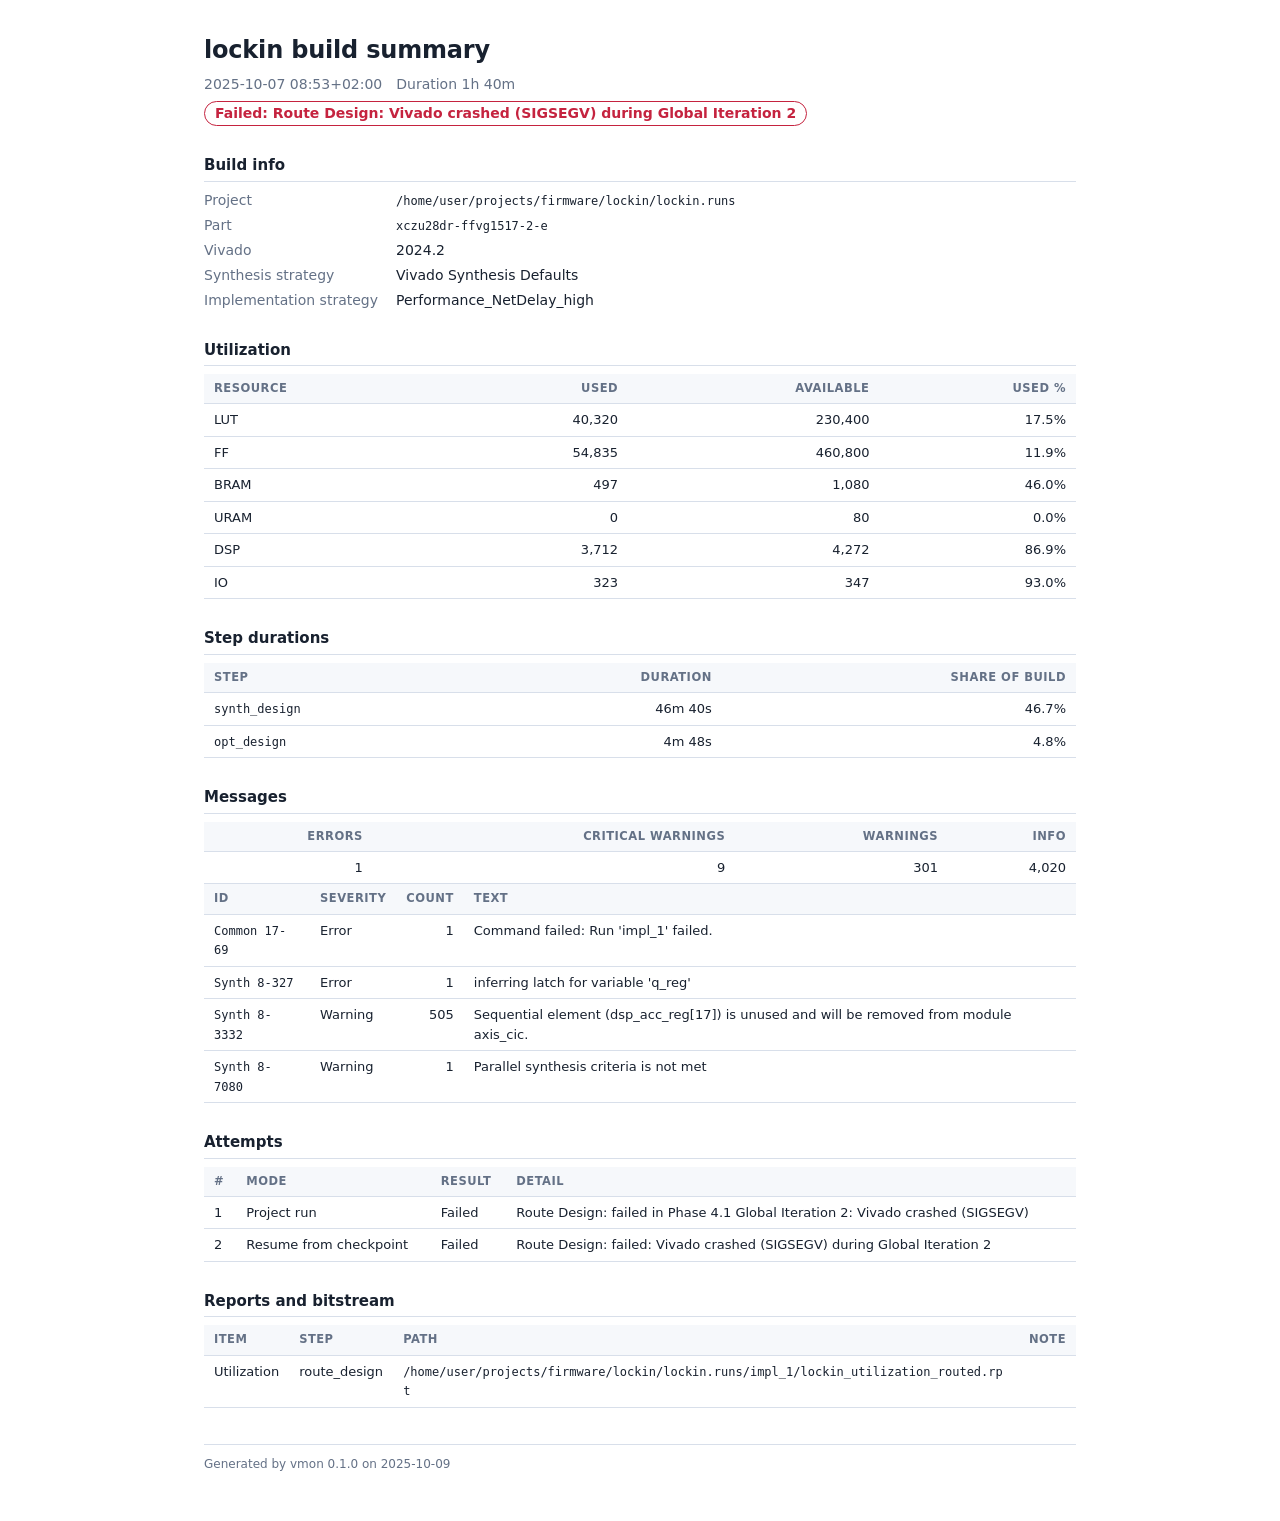
<file: vmon/static/mock/summary_lk01_1759820000.html>
<!doctype html>
<html lang="en"><head><meta charset="utf-8"><meta name="viewport" content="width=device-width,initial-scale=1"><title>lockin build summary</title><style>
:root{--bg:#fff;--text:#18212f;--muted:#647186;--border:#d8dfea;--soft:#f6f8fb;--accent:#2d6cdf;--ok:#00783d;--err:#c5233f;--crit:#af4900;--warn:#8c6000;--mono:ui-monospace,"SF Mono",Menlo,Consolas,"DejaVu Sans Mono",monospace}
*{box-sizing:border-box}
body{margin:0;background:var(--bg);color:var(--text);font:14px/1.5 system-ui,-apple-system,"Segoe UI",Roboto,"Helvetica Neue",Arial,sans-serif}
main{max-width:920px;margin:0 auto;padding:32px 24px 48px}
h1{font-size:24px;margin:0 0 6px;letter-spacing:-.2px}
h2{font-size:15px;margin:28px 0 8px;padding-bottom:4px;border-bottom:1px solid var(--border);break-after:avoid}
.lede{display:flex;flex-wrap:wrap;gap:6px 14px;color:var(--muted);margin:0}
.badge{font-weight:700;padding:1px 10px;border-radius:99px;border:1px solid currentColor}
.ok{color:var(--ok)}.err{color:var(--err)}.crit{color:var(--crit)}.warn{color:var(--warn)}.muted{color:var(--muted)}
dl{display:grid;grid-template-columns:max-content 1fr;gap:4px 18px;margin:0}
dt{color:var(--muted)}dd{margin:0;overflow-wrap:anywhere}
table{width:100%;border-collapse:collapse;font-size:13px}
th{text-align:left;font-size:11.5px;text-transform:uppercase;letter-spacing:.5px;color:var(--muted);background:var(--soft)}
th,td{padding:6px 10px;border-bottom:1px solid var(--border);vertical-align:top}
tr{break-inside:avoid}
.r{text-align:right;font-variant-numeric:tabular-nums}
code{font-family:var(--mono);font-size:12px;overflow-wrap:anywhere}
.note{color:var(--muted);font-style:italic;margin:6px 0 0}
footer{margin-top:36px;padding-top:10px;border-top:1px solid var(--border);color:var(--muted);font-size:12px}
@media(max-width:600px){main{padding:20px 16px}}
@media print{main{max-width:none;padding:0}h2{margin-top:20px}a{color:inherit}}
</style></head><body><main>
<h1>lockin build summary</h1>
<p class="lede"><span>2025-10-07 08:53+02:00</span><span>Duration 1h 40m</span><span class="badge err">Failed: Route Design: Vivado crashed (SIGSEGV) during Global Iteration 2</span></p>
<h2>Build info</h2>
<dl><dt>Project</dt><dd><code>/home/user/projects/firmware/lockin/lockin.runs</code></dd><dt>Part</dt><dd><code>xczu28dr-ffvg1517-2-e</code></dd><dt>Vivado</dt><dd>2024.2</dd><dt>Synthesis strategy</dt><dd>Vivado Synthesis Defaults</dd><dt>Implementation strategy</dt><dd>Performance_NetDelay_high</dd></dl>
<h2>Utilization</h2>
<table><thead><tr><th>Resource</th><th class="r">Used</th><th class="r">Available</th><th class="r">Used %</th></tr></thead><tbody><tr><td>LUT</td><td class="r">40,320</td><td class="r">230,400</td><td class="r">17.5%</td></tr><tr><td>FF</td><td class="r">54,835</td><td class="r">460,800</td><td class="r">11.9%</td></tr><tr><td>BRAM</td><td class="r">497</td><td class="r">1,080</td><td class="r">46.0%</td></tr><tr><td>URAM</td><td class="r">0</td><td class="r">80</td><td class="r">0.0%</td></tr><tr><td>DSP</td><td class="r">3,712</td><td class="r">4,272</td><td class="r">86.9%</td></tr><tr><td>IO</td><td class="r">323</td><td class="r">347</td><td class="r">93.0%</td></tr></tbody></table>
<h2>Step durations</h2>
<table><thead><tr><th>Step</th><th class="r">Duration</th><th class="r">Share of build</th></tr></thead><tbody><tr><td><code>synth_design</code></td><td class="r">46m 40s</td><td class="r">46.7%</td></tr><tr><td><code>opt_design</code></td><td class="r">4m 48s</td><td class="r">4.8%</td></tr></tbody></table>
<h2>Messages</h2>
<table><thead><tr><th class="r">Errors</th><th class="r">Critical warnings</th><th class="r">Warnings</th><th class="r">Info</th></tr></thead><tbody><tr><td class="r">1</td><td class="r">9</td><td class="r">301</td><td class="r">4,020</td></tr></tbody></table>
<table><thead><tr><th>Id</th><th>Severity</th><th class="r">Count</th><th>Text</th></tr></thead><tbody><tr><td><code>Common 17-69</code></td><td>Error</td><td class="r">1</td><td>Command failed: Run &#x27;impl_1&#x27; failed.</td></tr><tr><td><code>Synth 8-327</code></td><td>Error</td><td class="r">1</td><td>inferring latch for variable &#x27;q_reg&#x27;</td></tr><tr><td><code>Synth 8-3332</code></td><td>Warning</td><td class="r">505</td><td>Sequential element (dsp_acc_reg[17]) is unused and will be removed from module axis_cic.</td></tr><tr><td><code>Synth 8-7080</code></td><td>Warning</td><td class="r">1</td><td>Parallel synthesis criteria is not met</td></tr></tbody></table>
<h2>Attempts</h2>
<table><thead><tr><th>#</th><th>Mode</th><th>Result</th><th>Detail</th></tr></thead><tbody><tr><td>1</td><td>Project run</td><td>Failed</td><td>Route Design: failed in Phase 4.1 Global Iteration 2: Vivado crashed (SIGSEGV)</td></tr><tr><td>2</td><td>Resume from checkpoint</td><td>Failed</td><td>Route Design: failed: Vivado crashed (SIGSEGV) during Global Iteration 2</td></tr></tbody></table>
<h2>Reports and bitstream</h2>
<table><thead><tr><th>Item</th><th>Step</th><th>Path</th><th>Note</th></tr></thead><tbody><tr><td>Utilization</td><td>route_design</td><td><code>/home/user/projects/firmware/lockin/lockin.runs/impl_1/lockin_utilization_routed.rpt</code></td><td></td></tr></tbody></table>
<footer>Generated by vmon 0.1.0 on 2025-10-09</footer>
</main></body></html>
</file>
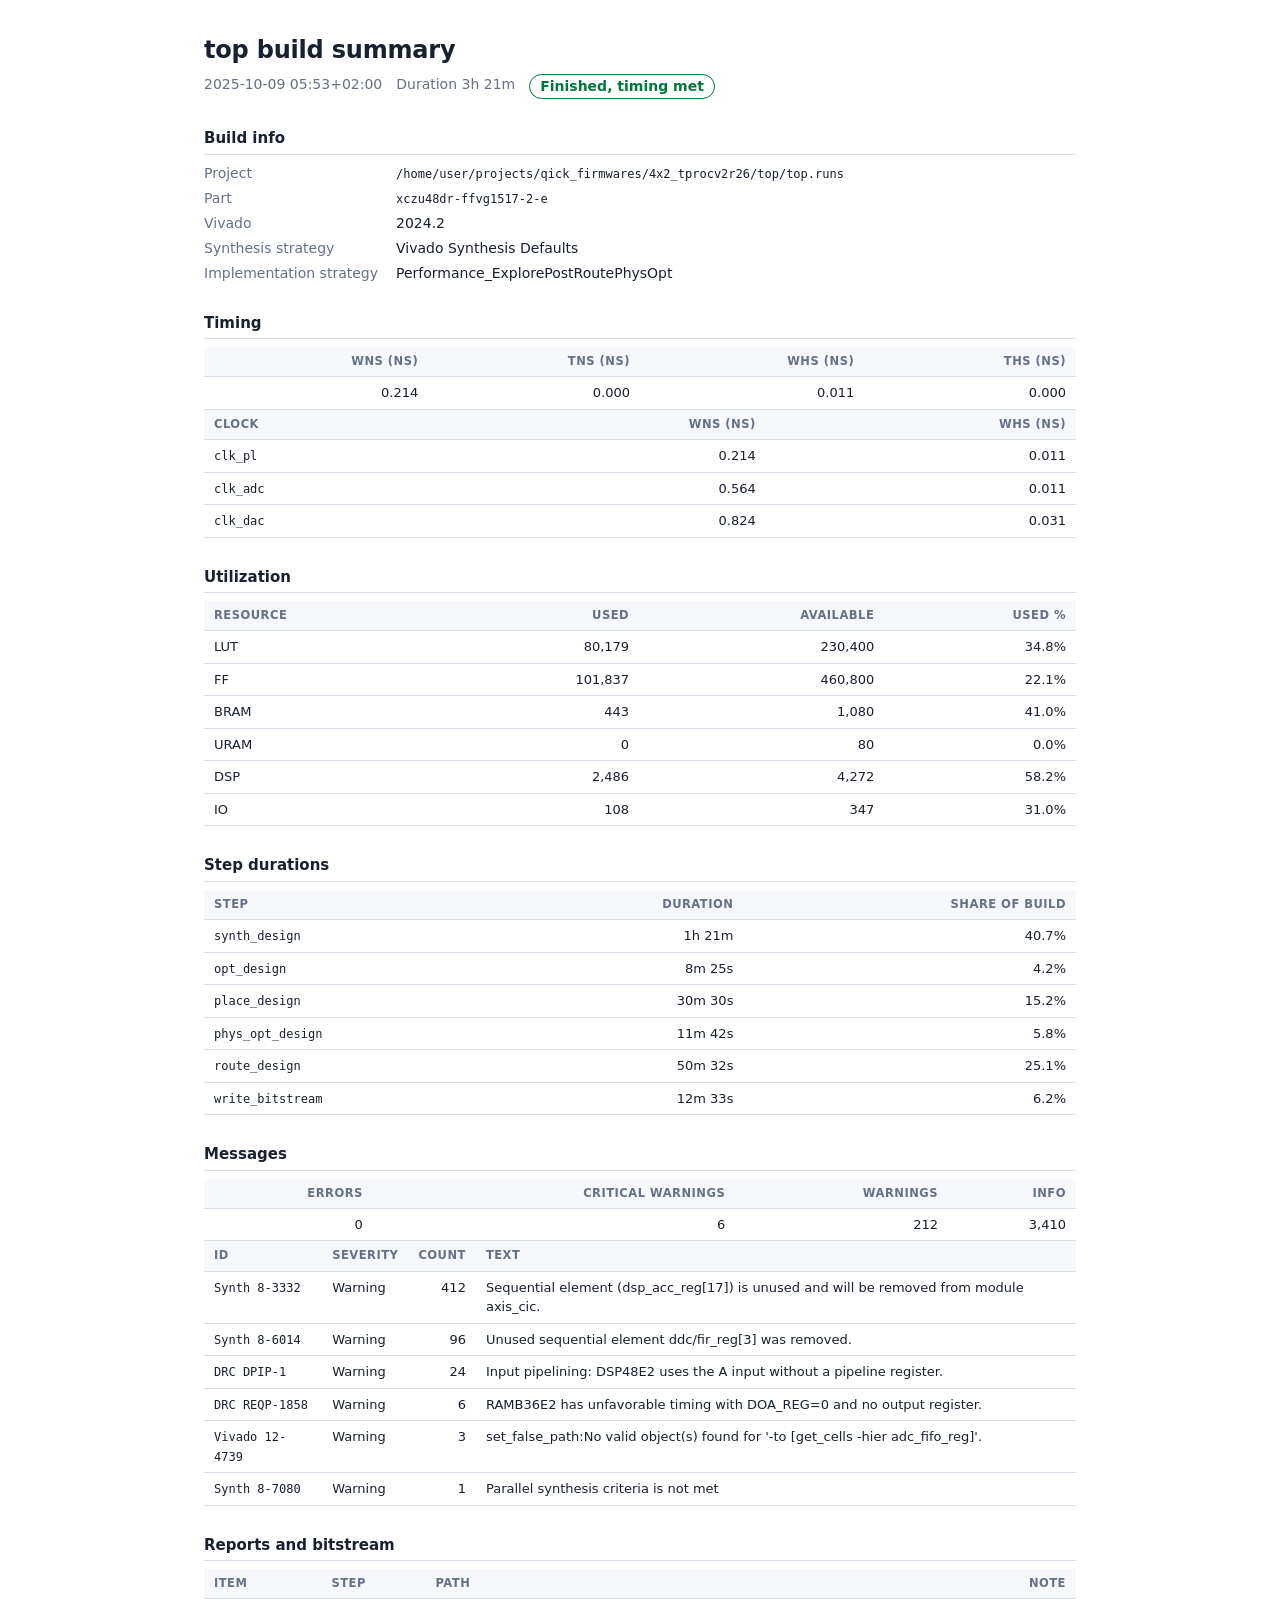
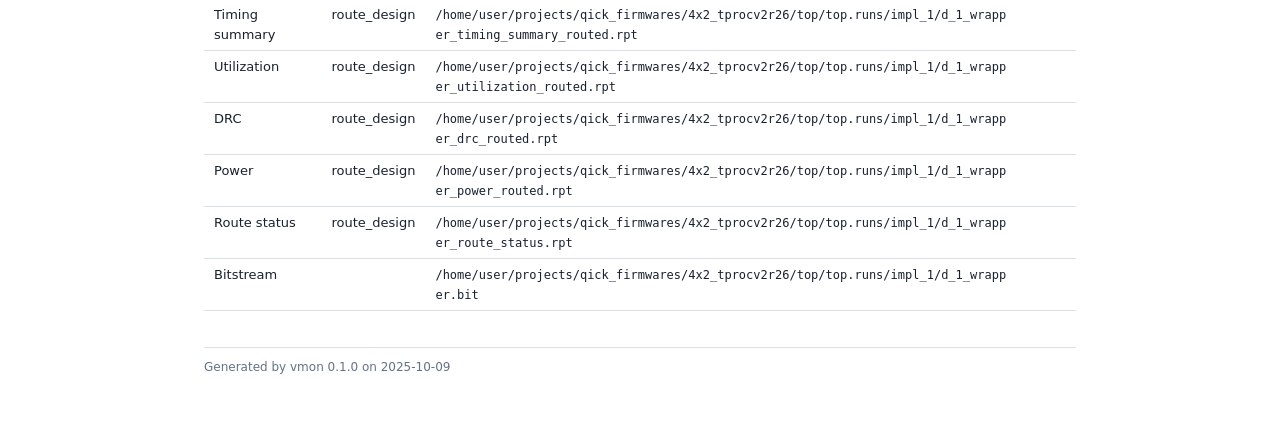
<file: vmon/static/mock/summary_tp02_1759982000.html>
<!doctype html>
<html lang="en"><head><meta charset="utf-8"><meta name="viewport" content="width=device-width,initial-scale=1"><title>top build summary</title><style>
:root{--bg:#fff;--text:#18212f;--muted:#647186;--border:#d8dfea;--soft:#f6f8fb;--accent:#2d6cdf;--ok:#00783d;--err:#c5233f;--crit:#af4900;--warn:#8c6000;--mono:ui-monospace,"SF Mono",Menlo,Consolas,"DejaVu Sans Mono",monospace}
*{box-sizing:border-box}
body{margin:0;background:var(--bg);color:var(--text);font:14px/1.5 system-ui,-apple-system,"Segoe UI",Roboto,"Helvetica Neue",Arial,sans-serif}
main{max-width:920px;margin:0 auto;padding:32px 24px 48px}
h1{font-size:24px;margin:0 0 6px;letter-spacing:-.2px}
h2{font-size:15px;margin:28px 0 8px;padding-bottom:4px;border-bottom:1px solid var(--border);break-after:avoid}
.lede{display:flex;flex-wrap:wrap;gap:6px 14px;color:var(--muted);margin:0}
.badge{font-weight:700;padding:1px 10px;border-radius:99px;border:1px solid currentColor}
.ok{color:var(--ok)}.err{color:var(--err)}.crit{color:var(--crit)}.warn{color:var(--warn)}.muted{color:var(--muted)}
dl{display:grid;grid-template-columns:max-content 1fr;gap:4px 18px;margin:0}
dt{color:var(--muted)}dd{margin:0;overflow-wrap:anywhere}
table{width:100%;border-collapse:collapse;font-size:13px}
th{text-align:left;font-size:11.5px;text-transform:uppercase;letter-spacing:.5px;color:var(--muted);background:var(--soft)}
th,td{padding:6px 10px;border-bottom:1px solid var(--border);vertical-align:top}
tr{break-inside:avoid}
.r{text-align:right;font-variant-numeric:tabular-nums}
code{font-family:var(--mono);font-size:12px;overflow-wrap:anywhere}
.note{color:var(--muted);font-style:italic;margin:6px 0 0}
footer{margin-top:36px;padding-top:10px;border-top:1px solid var(--border);color:var(--muted);font-size:12px}
@media(max-width:600px){main{padding:20px 16px}}
@media print{main{max-width:none;padding:0}h2{margin-top:20px}a{color:inherit}}
</style></head><body><main>
<h1>top build summary</h1>
<p class="lede"><span>2025-10-09 05:53+02:00</span><span>Duration 3h 21m</span><span class="badge ok">Finished, timing met</span></p>
<h2>Build info</h2>
<dl><dt>Project</dt><dd><code>/home/user/projects/qick_firmwares/4x2_tprocv2r26/top/top.runs</code></dd><dt>Part</dt><dd><code>xczu48dr-ffvg1517-2-e</code></dd><dt>Vivado</dt><dd>2024.2</dd><dt>Synthesis strategy</dt><dd>Vivado Synthesis Defaults</dd><dt>Implementation strategy</dt><dd>Performance_ExplorePostRoutePhysOpt</dd></dl>
<h2>Timing</h2>
<table><thead><tr><th class="r">WNS (ns)</th><th class="r">TNS (ns)</th><th class="r">WHS (ns)</th><th class="r">THS (ns)</th></tr></thead><tbody><tr><td class="r">0.214</td><td class="r">0.000</td><td class="r">0.011</td><td class="r">0.000</td></tr></tbody></table>
<table><thead><tr><th>Clock</th><th class="r">WNS (ns)</th><th class="r">WHS (ns)</th></tr></thead><tbody><tr><td><code>clk_pl</code></td><td class="r">0.214</td><td class="r">0.011</td></tr><tr><td><code>clk_adc</code></td><td class="r">0.564</td><td class="r">0.011</td></tr><tr><td><code>clk_dac</code></td><td class="r">0.824</td><td class="r">0.031</td></tr></tbody></table>
<h2>Utilization</h2>
<table><thead><tr><th>Resource</th><th class="r">Used</th><th class="r">Available</th><th class="r">Used %</th></tr></thead><tbody><tr><td>LUT</td><td class="r">80,179</td><td class="r">230,400</td><td class="r">34.8%</td></tr><tr><td>FF</td><td class="r">101,837</td><td class="r">460,800</td><td class="r">22.1%</td></tr><tr><td>BRAM</td><td class="r">443</td><td class="r">1,080</td><td class="r">41.0%</td></tr><tr><td>URAM</td><td class="r">0</td><td class="r">80</td><td class="r">0.0%</td></tr><tr><td>DSP</td><td class="r">2,486</td><td class="r">4,272</td><td class="r">58.2%</td></tr><tr><td>IO</td><td class="r">108</td><td class="r">347</td><td class="r">31.0%</td></tr></tbody></table>
<h2>Step durations</h2>
<table><thead><tr><th>Step</th><th class="r">Duration</th><th class="r">Share of build</th></tr></thead><tbody><tr><td><code>synth_design</code></td><td class="r">1h 21m</td><td class="r">40.7%</td></tr><tr><td><code>opt_design</code></td><td class="r">8m 25s</td><td class="r">4.2%</td></tr><tr><td><code>place_design</code></td><td class="r">30m 30s</td><td class="r">15.2%</td></tr><tr><td><code>phys_opt_design</code></td><td class="r">11m 42s</td><td class="r">5.8%</td></tr><tr><td><code>route_design</code></td><td class="r">50m 32s</td><td class="r">25.1%</td></tr><tr><td><code>write_bitstream</code></td><td class="r">12m 33s</td><td class="r">6.2%</td></tr></tbody></table>
<h2>Messages</h2>
<table><thead><tr><th class="r">Errors</th><th class="r">Critical warnings</th><th class="r">Warnings</th><th class="r">Info</th></tr></thead><tbody><tr><td class="r">0</td><td class="r">6</td><td class="r">212</td><td class="r">3,410</td></tr></tbody></table>
<table><thead><tr><th>Id</th><th>Severity</th><th class="r">Count</th><th>Text</th></tr></thead><tbody><tr><td><code>Synth 8-3332</code></td><td>Warning</td><td class="r">412</td><td>Sequential element (dsp_acc_reg[17]) is unused and will be removed from module axis_cic.</td></tr><tr><td><code>Synth 8-6014</code></td><td>Warning</td><td class="r">96</td><td>Unused sequential element ddc/fir_reg[3] was removed.</td></tr><tr><td><code>DRC DPIP-1</code></td><td>Warning</td><td class="r">24</td><td>Input pipelining: DSP48E2 uses the A input without a pipeline register.</td></tr><tr><td><code>DRC REQP-1858</code></td><td>Warning</td><td class="r">6</td><td>RAMB36E2 has unfavorable timing with DOA_REG=0 and no output register.</td></tr><tr><td><code>Vivado 12-4739</code></td><td>Warning</td><td class="r">3</td><td>set_false_path:No valid object(s) found for &#x27;-to [get_cells -hier adc_fifo_reg]&#x27;.</td></tr><tr><td><code>Synth 8-7080</code></td><td>Warning</td><td class="r">1</td><td>Parallel synthesis criteria is not met</td></tr></tbody></table>
<h2>Reports and bitstream</h2>
<table><thead><tr><th>Item</th><th>Step</th><th>Path</th><th>Note</th></tr></thead><tbody><tr><td>Timing summary</td><td>route_design</td><td><code>/home/user/projects/qick_firmwares/4x2_tprocv2r26/top/top.runs/impl_1/d_1_wrapper_timing_summary_routed.rpt</code></td><td></td></tr><tr><td>Utilization</td><td>route_design</td><td><code>/home/user/projects/qick_firmwares/4x2_tprocv2r26/top/top.runs/impl_1/d_1_wrapper_utilization_routed.rpt</code></td><td></td></tr><tr><td>DRC</td><td>route_design</td><td><code>/home/user/projects/qick_firmwares/4x2_tprocv2r26/top/top.runs/impl_1/d_1_wrapper_drc_routed.rpt</code></td><td></td></tr><tr><td>Power</td><td>route_design</td><td><code>/home/user/projects/qick_firmwares/4x2_tprocv2r26/top/top.runs/impl_1/d_1_wrapper_power_routed.rpt</code></td><td></td></tr><tr><td>Route status</td><td>route_design</td><td><code>/home/user/projects/qick_firmwares/4x2_tprocv2r26/top/top.runs/impl_1/d_1_wrapper_route_status.rpt</code></td><td></td></tr><tr><td>Bitstream</td><td></td><td><code>/home/user/projects/qick_firmwares/4x2_tprocv2r26/top/top.runs/impl_1/d_1_wrapper.bit</code></td><td></td></tr></tbody></table>
<footer>Generated by vmon 0.1.0 on 2025-10-09</footer>
</main></body></html>
</file>
